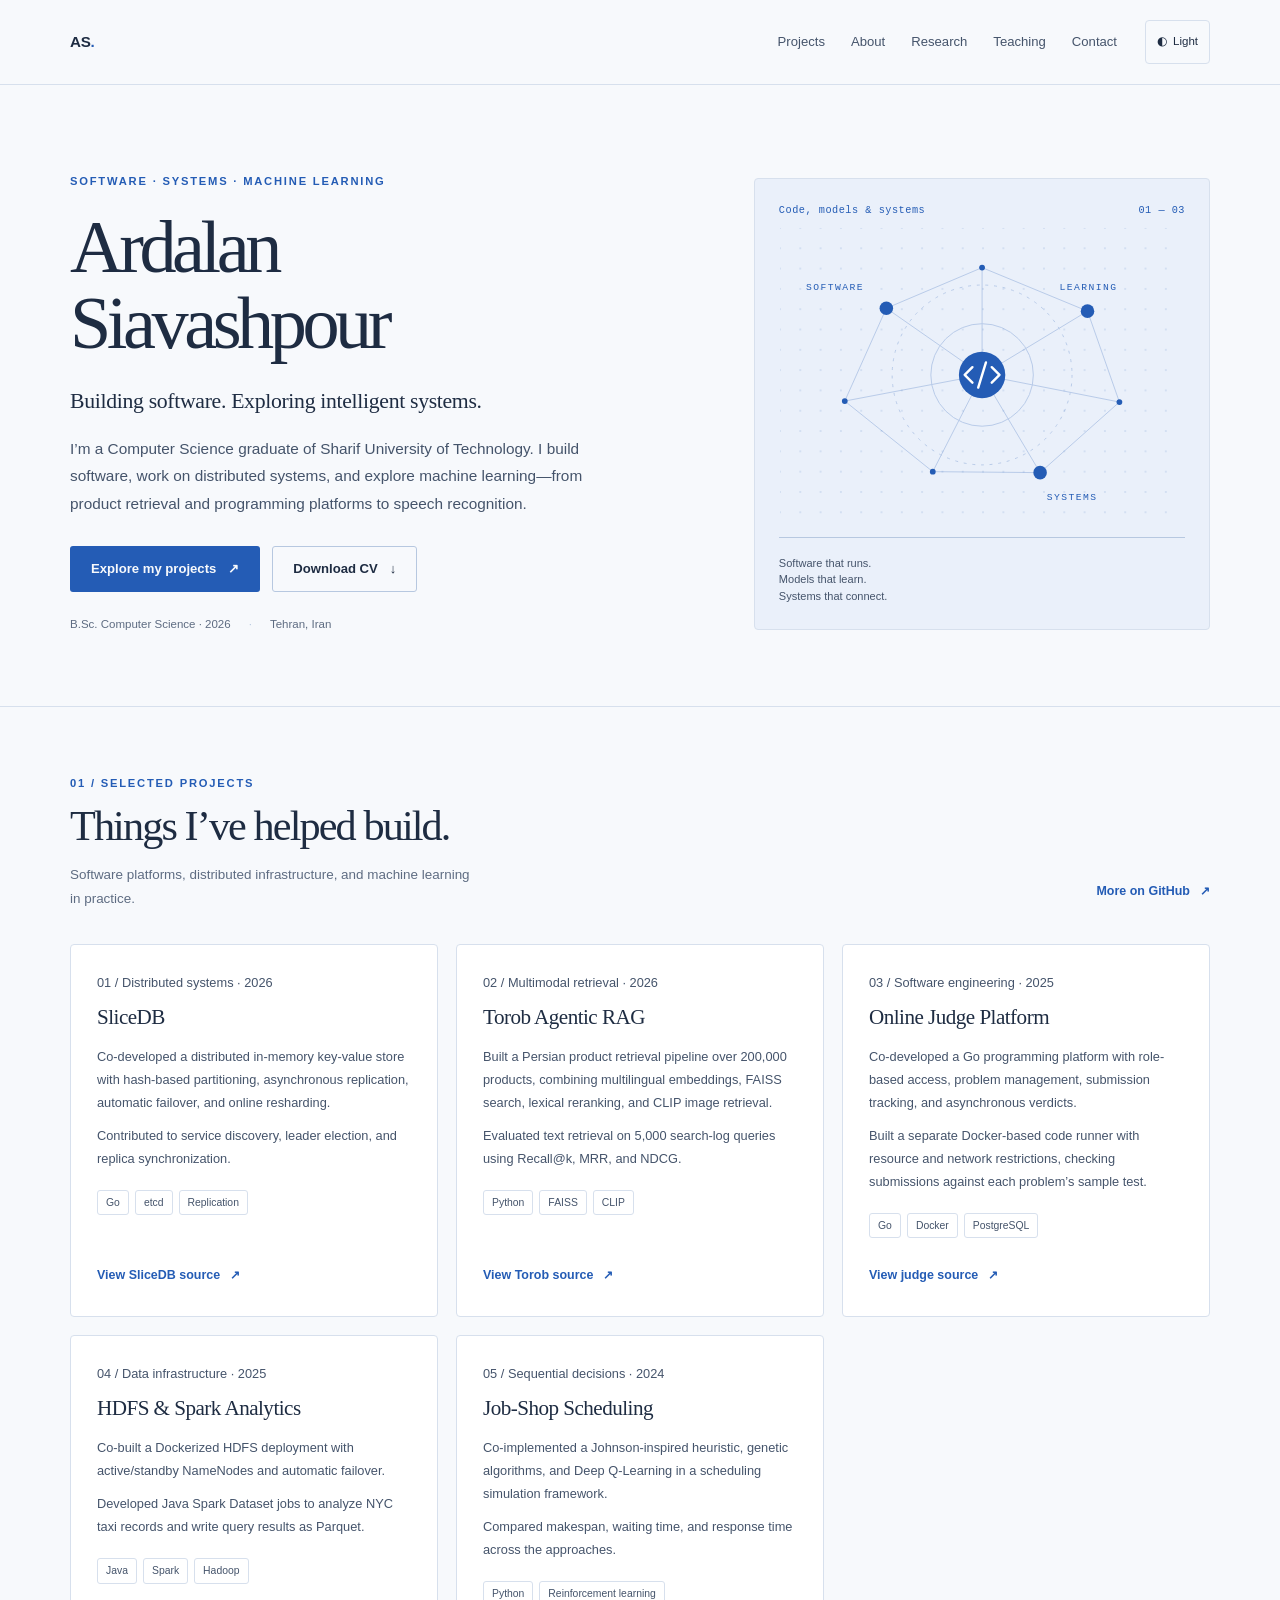
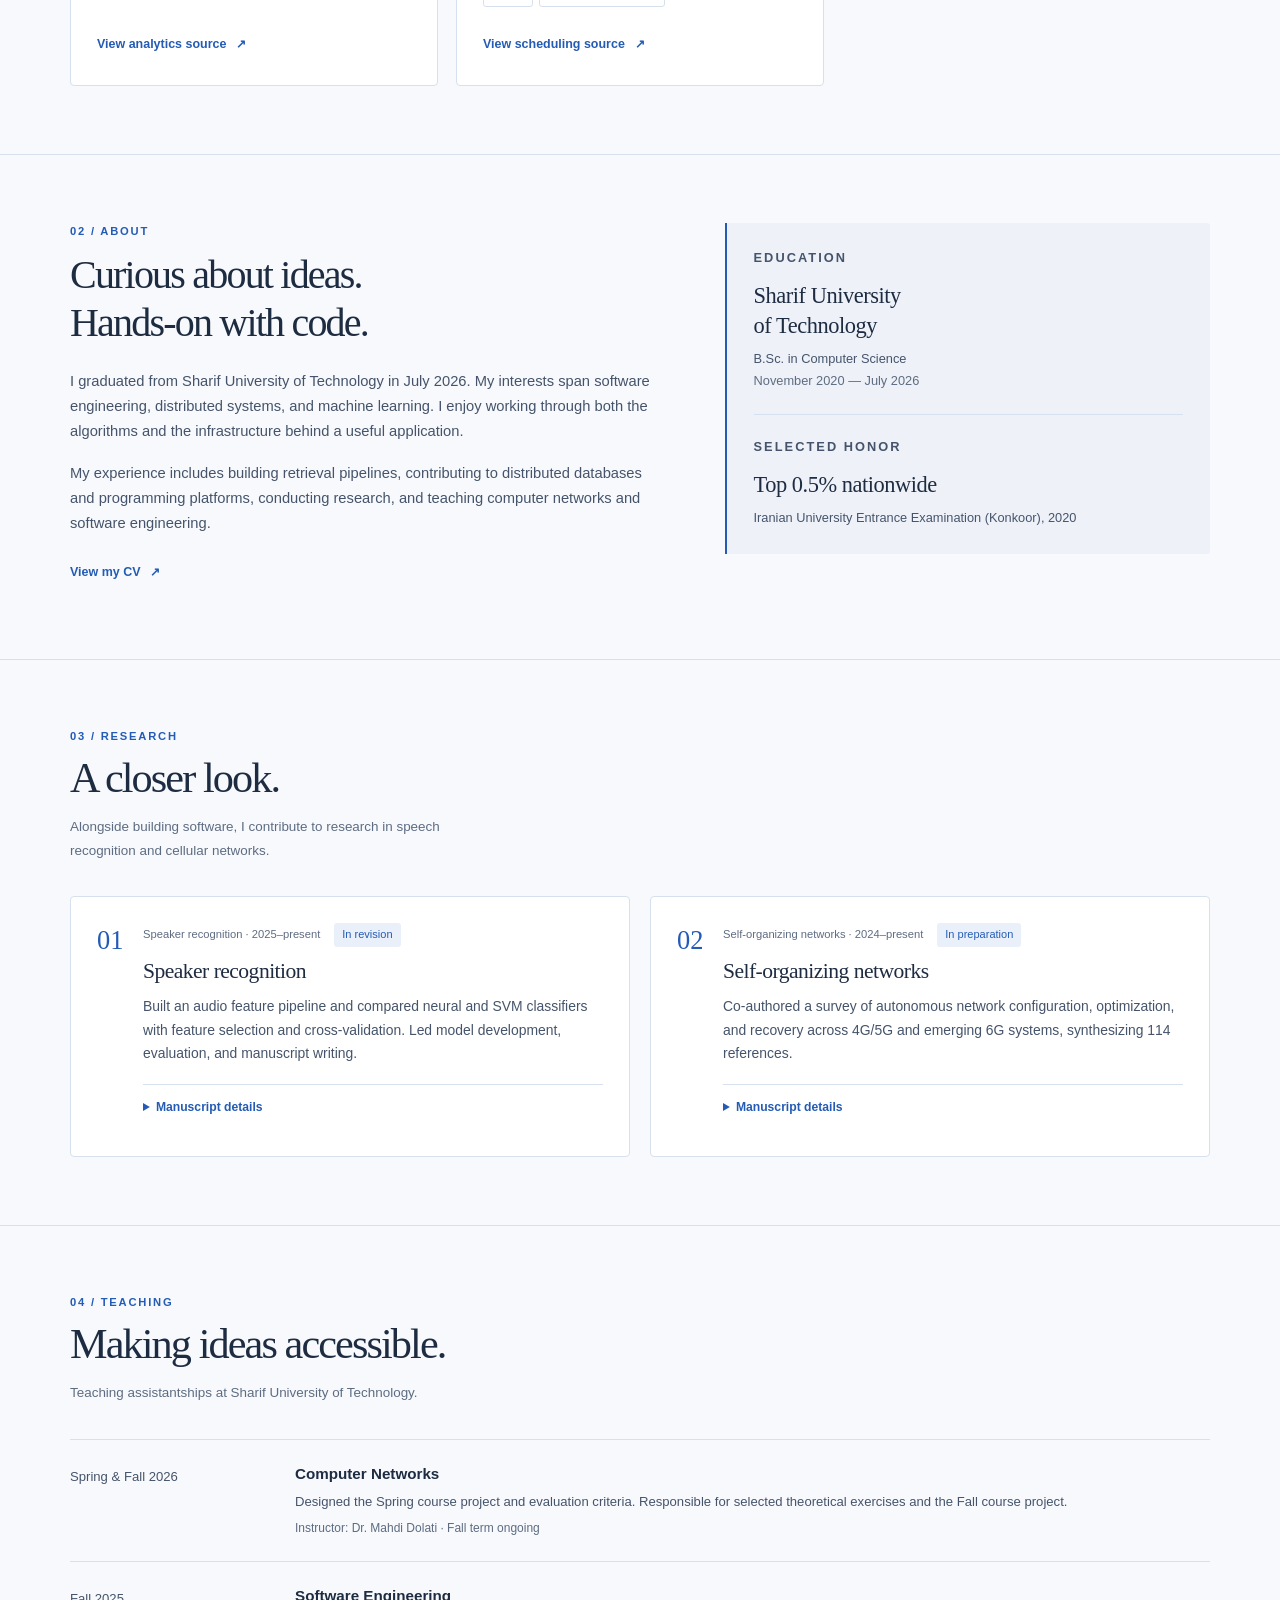
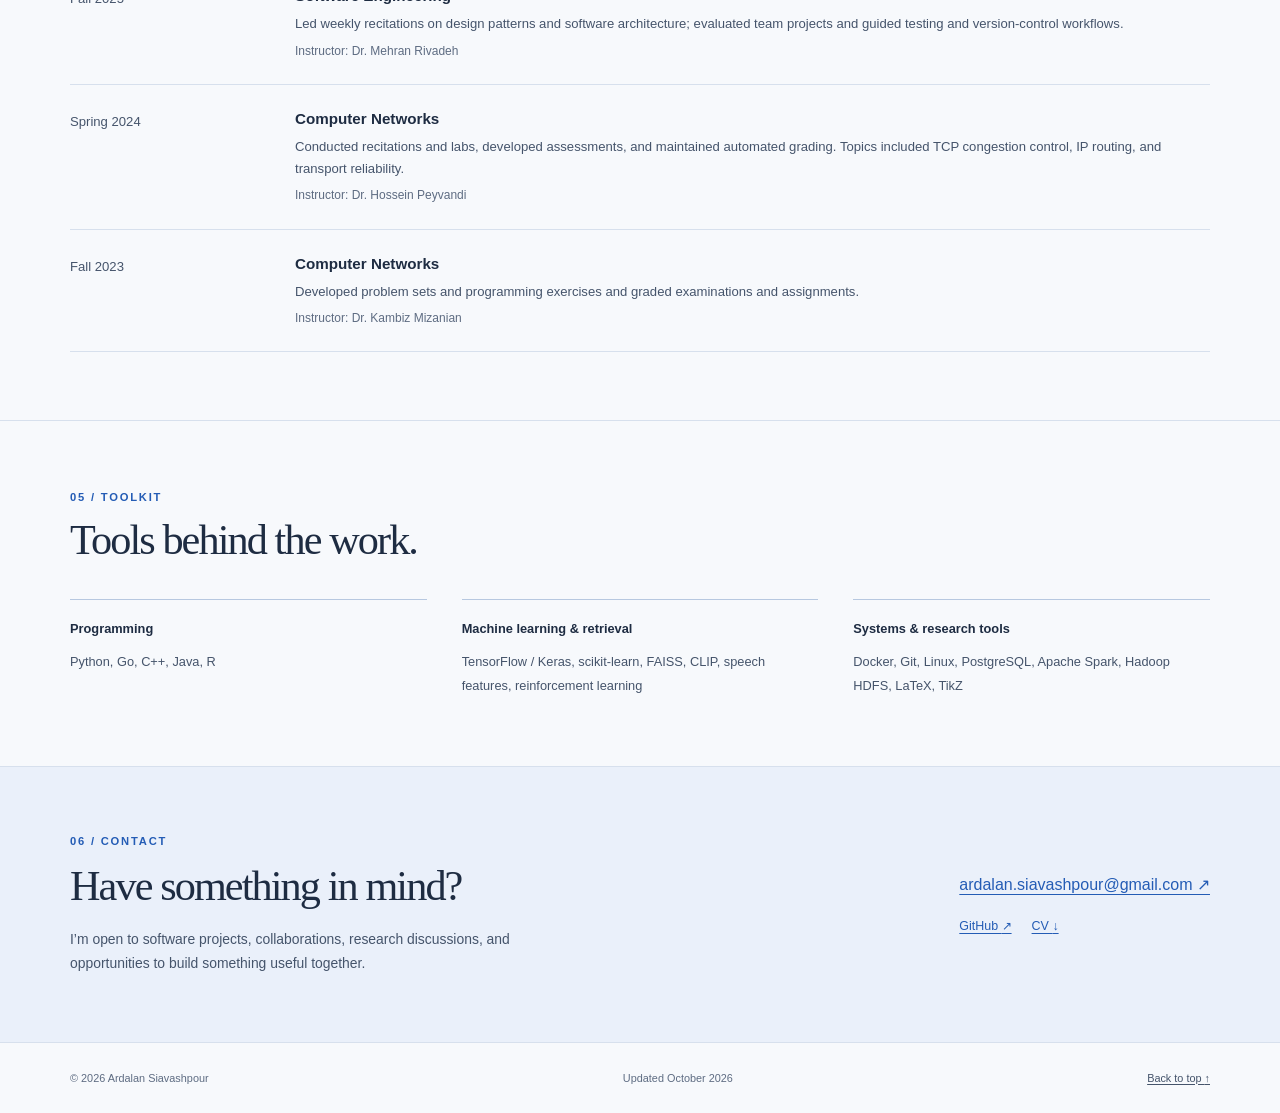
<file: index.html>
<!doctype html>
<html lang="en" data-theme="light">
<head>
  <meta charset="utf-8">
  <meta name="viewport" content="width=device-width, initial-scale=1">
  <meta name="color-scheme" content="light dark">
  <title>Ardalan Siavashpour | Software, Systems & Machine Learning</title>
  <meta name="description" content="Ardalan Siavashpour, Computer Science graduate of Sharif University of Technology. Projects in software engineering, distributed systems, and machine learning, alongside research and teaching.">
  <link rel="canonical" href="https://ardalan-siavashpour.github.io/">
  <meta property="og:type" content="website">
  <meta property="og:title" content="Ardalan Siavashpour | Software, Systems & Machine Learning">
  <meta property="og:description" content="Software projects, distributed systems, machine learning, research, and teaching. A portfolio of ideas put into practice.">
  <meta property="og:url" content="https://ardalan-siavashpour.github.io/">
  <meta property="og:image" content="https://ardalan-siavashpour.github.io/assets/social-card.png?v=20261011-blue">
  <meta property="og:image:width" content="1200">
  <meta property="og:image:height" content="630">
  <meta property="og:image:alt" content="Ardalan Siavashpour — software, systems, and machine learning">
  <meta name="twitter:card" content="summary_large_image">
  <meta name="theme-color" content="#f7f9fc">
  <link rel="icon" href="assets/favicon.svg?v=20261011-blue" type="image/svg+xml">
  <link rel="stylesheet" href="assets/styles.css?v=20261011-blue">
  <script src="assets/main.js" defer></script>
  <script type="application/ld+json">
  {"@context":"https://schema.org","@type":"Person","name":"Ardalan Siavashpour","url":"https://ardalan-siavashpour.github.io/","email":"mailto:ardalan.siavashpour@gmail.com","alumniOf":{"@type":"CollegeOrUniversity","name":"Sharif University of Technology"},"sameAs":["https://github.com/Ardalan-Sia"],"knowsAbout":["Software engineering","Distributed systems","Machine learning","Information retrieval","Computer networks"]}
  </script>
</head>
<body>
  <a class="skip-link" href="#main">Skip to content</a>
  <header class="site-header">
    <div class="container header-inner">
      <a class="wordmark" href="#home" aria-label="Ardalan Siavashpour, home">AS<span aria-hidden="true">.</span></a>
      <nav class="site-nav" id="primary-nav" aria-label="Main navigation">
        <a href="#projects">Projects</a>
        <a href="#about">About</a>
        <a href="#research">Research</a>
        <a href="#teaching">Teaching</a>
        <a href="#contact">Contact</a>
      </nav>
      <div class="header-actions">
        <button class="icon-button theme-toggle" id="theme-toggle" type="button" aria-label="Switch to dark theme" aria-pressed="false" hidden><span aria-hidden="true">◐</span> <span data-theme-label>Light</span></button>
        <button class="icon-button menu-toggle" id="menu-toggle" type="button" aria-controls="primary-nav" aria-expanded="false" hidden>Menu <span aria-hidden="true">☰</span></button>
      </div>
    </div>
  </header>
  <main id="main" tabindex="-1">
    <section class="hero" id="home" aria-labelledby="hero-title">
      <div class="container hero-grid">
        <div class="hero-copy">
          <p class="eyebrow">Software · Systems · Machine learning</p>
          <h1 class="hero-title" id="hero-title">Ardalan <span>Siavashpour</span></h1>
          <p class="hero-lead">Building software. Exploring intelligent systems.</p>
          <p class="hero-description">I’m a Computer Science graduate of Sharif University of Technology. I build software, work on distributed systems, and explore machine learning—from product retrieval and programming platforms to speech recognition.</p>
          <div class="hero-actions">
            <a class="button button-primary" href="#projects">Explore my projects <span aria-hidden="true">↗</span></a>
            <a class="button button-secondary" href="Ardalan-Siavashpour-cv.pdf" download>Download CV <span aria-hidden="true">↓</span><span class="sr-only"> (PDF)</span></a>
          </div>
          <div class="hero-meta"><span>B.Sc. Computer Science · 2026</span><span>Tehran, Iran</span></div>
        </div>
        <figure class="research-visual">
          <div class="visual-topline"><span>Code, models & systems</span><span aria-hidden="true">01 — 03</span></div>
          <svg viewBox="0 0 420 310" fill="none" aria-hidden="true" focusable="false">
            <defs><pattern id="dot-grid" width="21" height="21" patternUnits="userSpaceOnUse"><circle cx="1" cy="1" r="1" fill="currentColor" opacity=".16"/></pattern></defs>
            <rect x="1" y="1" width="418" height="308" fill="url(#dot-grid)"/>
            <g stroke="currentColor" opacity=".25"><circle cx="210" cy="153" r="93" stroke-dasharray="3 6"/><circle cx="210" cy="153" r="53"/><path d="M111 84 210 153 319 87M210 153 270 254M111 84 68 180 159 253 270 254 352 181 319 87 210 42 111 84M68 180 210 153 159 253M210 42 210 153 352 181"/></g>
            <g fill="currentColor"><circle cx="111" cy="84" r="7"/><circle cx="319" cy="87" r="7"/><circle cx="270" cy="254" r="7"/><circle cx="210" cy="42" r="3"/><circle cx="68" cy="180" r="3"/><circle cx="159" cy="253" r="3"/><circle cx="352" cy="181" r="3"/></g>
            <circle cx="210" cy="153" r="24" fill="currentColor"/><g stroke="var(--visual-ink, #fff)" stroke-width="2.5" stroke-linecap="round" stroke-linejoin="round"><path d="M200 145l-8 8 8 8m20-16 8 8-8 8m-6-21-8 26"/></g>
            <g fill="currentColor" font-family="ui-monospace, monospace" font-size="10" letter-spacing="1.5"><text x="28" y="65">SOFTWARE</text><text x="290" y="65">LEARNING</text><text x="277" y="282">SYSTEMS</text></g>
          </svg>
          <figcaption class="visual-caption">Software that runs.<br>Models that learn.<br>Systems that connect.</figcaption>
        </figure>
      </div>
    </section>

    <section class="section" id="projects" aria-labelledby="projects-title">
      <div class="container">
        <div class="section-heading"><div><p class="eyebrow">01 / Selected projects</p><h2 id="projects-title">Things I’ve helped build.</h2><p class="section-intro">Software platforms, distributed infrastructure, and machine learning in practice.</p></div><a class="text-link" href="https://github.com/Ardalan-Sia">More on GitHub <span aria-hidden="true">↗</span></a></div>
        <div class="project-grid">
          <article class="project-card"><p class="card-meta">01 / Distributed systems · 2026</p><h3>SliceDB</h3><p>Co-developed a distributed in-memory key-value store with hash-based partitioning, asynchronous replication, automatic failover, and online resharding.</p><p>Contributed to service discovery, leader election, and replica synchronization.</p><div class="tag-list"><span class="tag">Go</span><span class="tag">etcd</span><span class="tag">Replication</span></div><a class="text-link" href="https://github.com/sharif-go-lab/SliceDB">View SliceDB source <span aria-hidden="true">↗</span></a></article>
          <article class="project-card"><p class="card-meta">02 / Multimodal retrieval · 2026</p><h3>Torob Agentic RAG</h3><p>Built a Persian product retrieval pipeline over 200,000 products, combining multilingual embeddings, FAISS search, lexical reranking, and CLIP image retrieval.</p><p>Evaluated text retrieval on 5,000 search-log queries using Recall@k, MRR, and NDCG.</p><div class="tag-list"><span class="tag">Python</span><span class="tag">FAISS</span><span class="tag">CLIP</span></div><a class="text-link" href="https://github.com/Ardalan-Sia/torob-agentic-rag">View Torob source <span aria-hidden="true">↗</span></a></article>
          <article class="project-card"><p class="card-meta">03 / Software engineering · 2025</p><h3>Online Judge Platform</h3><p>Co-developed a Go programming platform with role-based access, problem management, submission tracking, and asynchronous verdicts.</p><p>Built a separate Docker-based code runner with resource and network restrictions, checking submissions against each problem’s sample test.</p><div class="tag-list"><span class="tag">Go</span><span class="tag">Docker</span><span class="tag">PostgreSQL</span></div><a class="text-link" href="https://github.com/sharif-go-lab/go-judge-platform">View judge source <span aria-hidden="true">↗</span></a></article>
          <article class="project-card"><p class="card-meta">04 / Data infrastructure · 2025</p><h3>HDFS & Spark Analytics</h3><p>Co-built a Dockerized HDFS deployment with active/standby NameNodes and automatic failover.</p><p>Developed Java Spark Dataset jobs to analyze NYC taxi records and write query results as Parquet.</p><div class="tag-list"><span class="tag">Java</span><span class="tag">Spark</span><span class="tag">Hadoop</span></div><a class="text-link" href="https://github.com/sharif-go-lab/nyc-taxi-hdfs-spark-ha">View analytics source <span aria-hidden="true">↗</span></a></article>
          <article class="project-card"><p class="card-meta">05 / Sequential decisions · 2024</p><h3>Job-Shop Scheduling</h3><p>Co-implemented a Johnson-inspired heuristic, genetic algorithms, and Deep Q-Learning in a scheduling simulation framework.</p><p>Compared makespan, waiting time, and response time across the approaches.</p><div class="tag-list"><span class="tag">Python</span><span class="tag">Reinforcement learning</span></div><a class="text-link" href="https://github.com/Ardalan-Sia/RealTime-Systems-Project">View scheduling source <span aria-hidden="true">↗</span></a></article>
        </div>
      </div>
    </section>

    <section class="section" id="about" aria-labelledby="about-title">
      <div class="container about-grid">
        <div class="about-copy"><p class="eyebrow">02 / About</p><h2 id="about-title">Curious about ideas.<br>Hands-on with code.</h2><p>I graduated from Sharif University of Technology in July 2026. My interests span software engineering, distributed systems, and machine learning. I enjoy working through both the algorithms and the infrastructure behind a useful application.</p><p>My experience includes building retrieval pipelines, contributing to distributed databases and programming platforms, conducting research, and teaching computer networks and software engineering.</p><a class="text-link" href="Ardalan-Siavashpour-cv.pdf">View my CV <span aria-hidden="true">↗</span><span class="sr-only"> (PDF)</span></a></div>
        <aside class="education-card" aria-label="Education and honors"><p class="eyebrow">Education</p><h3>Sharif University<br>of Technology</h3><p>B.Sc. in Computer Science<br><span class="muted">November 2020 — July 2026</span></p><hr><p class="eyebrow">Selected honor</p><h3>Top 0.5% nationwide</h3><p class="muted">Iranian University Entrance Examination (Konkoor), 2020</p></aside>
      </div>
    </section>

    <section class="section" id="research" aria-labelledby="research-title">
      <div class="container">
        <div class="section-heading"><div><p class="eyebrow">03 / Research</p><h2 id="research-title">A closer look.</h2><p class="section-intro">Alongside building software, I contribute to research in speech recognition and cellular networks.</p></div></div>
        <div class="research-list">
          <article class="research-card">
            <span class="research-index" aria-hidden="true">01</span>
            <div class="research-body">
              <div class="card-meta"><span>Speaker recognition · 2025–present</span><span class="status">In revision</span></div>
              <h3>Speaker recognition</h3>
              <p>Built an audio feature pipeline and compared neural and SVM classifiers with feature selection and cross-validation. Led model development, evaluation, and manuscript writing.</p>
              <details class="research-details"><summary>Manuscript details</summary><p>“Speaker recognition based on Mel-frequency cepstral coefficients using machine learning methods.”</p><p class="muted"><strong>A. Siavashpour</strong>, S. Rajabi, and M. Javadian. Being revised for a new submission.</p></details>
            </div>
          </article>
          <article class="research-card">
            <span class="research-index" aria-hidden="true">02</span>
            <div class="research-body">
              <div class="card-meta"><span>Self-organizing networks · 2024–present</span><span class="status">In preparation</span></div>
              <h3>Self-organizing networks</h3>
              <p>Co-authored a survey of autonomous network configuration, optimization, and recovery across 4G/5G and emerging 6G systems, synthesizing 114 references.</p>
              <details class="research-details"><summary>Manuscript details</summary><p>“A Comprehensive Survey of Self-Organizing Networks in Next-Generation Cellular Systems.”</p><p class="muted"><strong>A. Siavashpour</strong>, K. Siavashpour, M. Azadegan, B. Safaei, H. Peyvandi, and M. Imran. In preparation.</p></details>
            </div>
          </article>
        </div>
      </div>
    </section>

    <section class="section" id="teaching" aria-labelledby="teaching-title">
      <div class="container">
        <div class="section-heading"><div><p class="eyebrow">04 / Teaching</p><h2 id="teaching-title">Making ideas accessible.</h2><p class="section-intro">Teaching assistantships at Sharif University of Technology.</p></div></div>
        <div class="teaching-list">
          <article class="teaching-item"><p class="teaching-date">Spring & Fall 2026</p><div><h3>Computer Networks</h3><p>Designed the Spring course project and evaluation criteria. Responsible for selected theoretical exercises and the Fall course project.</p><p class="muted">Instructor: Dr. Mahdi Dolati · Fall term ongoing</p></div></article>
          <article class="teaching-item"><p class="teaching-date">Fall 2025</p><div><h3>Software Engineering</h3><p>Led weekly recitations on design patterns and software architecture; evaluated team projects and guided testing and version-control workflows.</p><p class="muted">Instructor: Dr. Mehran Rivadeh</p></div></article>
          <article class="teaching-item"><p class="teaching-date">Spring 2024</p><div><h3>Computer Networks</h3><p>Conducted recitations and labs, developed assessments, and maintained automated grading. Topics included TCP congestion control, IP routing, and transport reliability.</p><p class="muted">Instructor: Dr. Hossein Peyvandi</p></div></article>
          <article class="teaching-item"><p class="teaching-date">Fall 2023</p><div><h3>Computer Networks</h3><p>Developed problem sets and programming exercises and graded examinations and assignments.</p><p class="muted">Instructor: Dr. Kambiz Mizanian</p></div></article>
        </div>
      </div>
    </section>

    <section class="section" id="skills" aria-labelledby="skills-title"><div class="container"><div class="section-heading"><div><p class="eyebrow">05 / Toolkit</p><h2 id="skills-title">Tools behind the work.</h2></div></div><div class="skills-grid"><div class="skill-group"><h3>Programming</h3><p>Python, Go, C++, Java, R</p></div><div class="skill-group"><h3>Machine learning & retrieval</h3><p>TensorFlow / Keras, scikit-learn, FAISS, CLIP, speech features, reinforcement learning</p></div><div class="skill-group"><h3>Systems & research tools</h3><p>Docker, Git, Linux, PostgreSQL, Apache Spark, Hadoop HDFS, LaTeX, TikZ</p></div></div></div></section>

    <section class="contact-section" id="contact" aria-labelledby="contact-title"><div class="container contact-grid"><div><p class="eyebrow">06 / Contact</p><h2 id="contact-title">Have something in mind?</h2><p>I’m open to software projects, collaborations, research discussions, and opportunities to build something useful together.</p></div><div class="contact-actions"><a class="contact-email" href="mailto:ardalan.siavashpour@gmail.com">ardalan.siavashpour@gmail.com <span aria-hidden="true">↗</span></a><div class="inline-links"><a href="https://github.com/Ardalan-Sia">GitHub <span aria-hidden="true">↗</span></a><a href="Ardalan-Siavashpour-cv.pdf">CV <span class="sr-only">(PDF)</span><span aria-hidden="true">↓</span></a></div></div></div></section>
  </main>
  <footer class="site-footer"><div class="container footer-inner"><p>© 2026 Ardalan Siavashpour</p><p>Updated October 2026</p><a href="#home">Back to top <span aria-hidden="true">↑</span></a></div></footer>
</body>
</html>
</file>
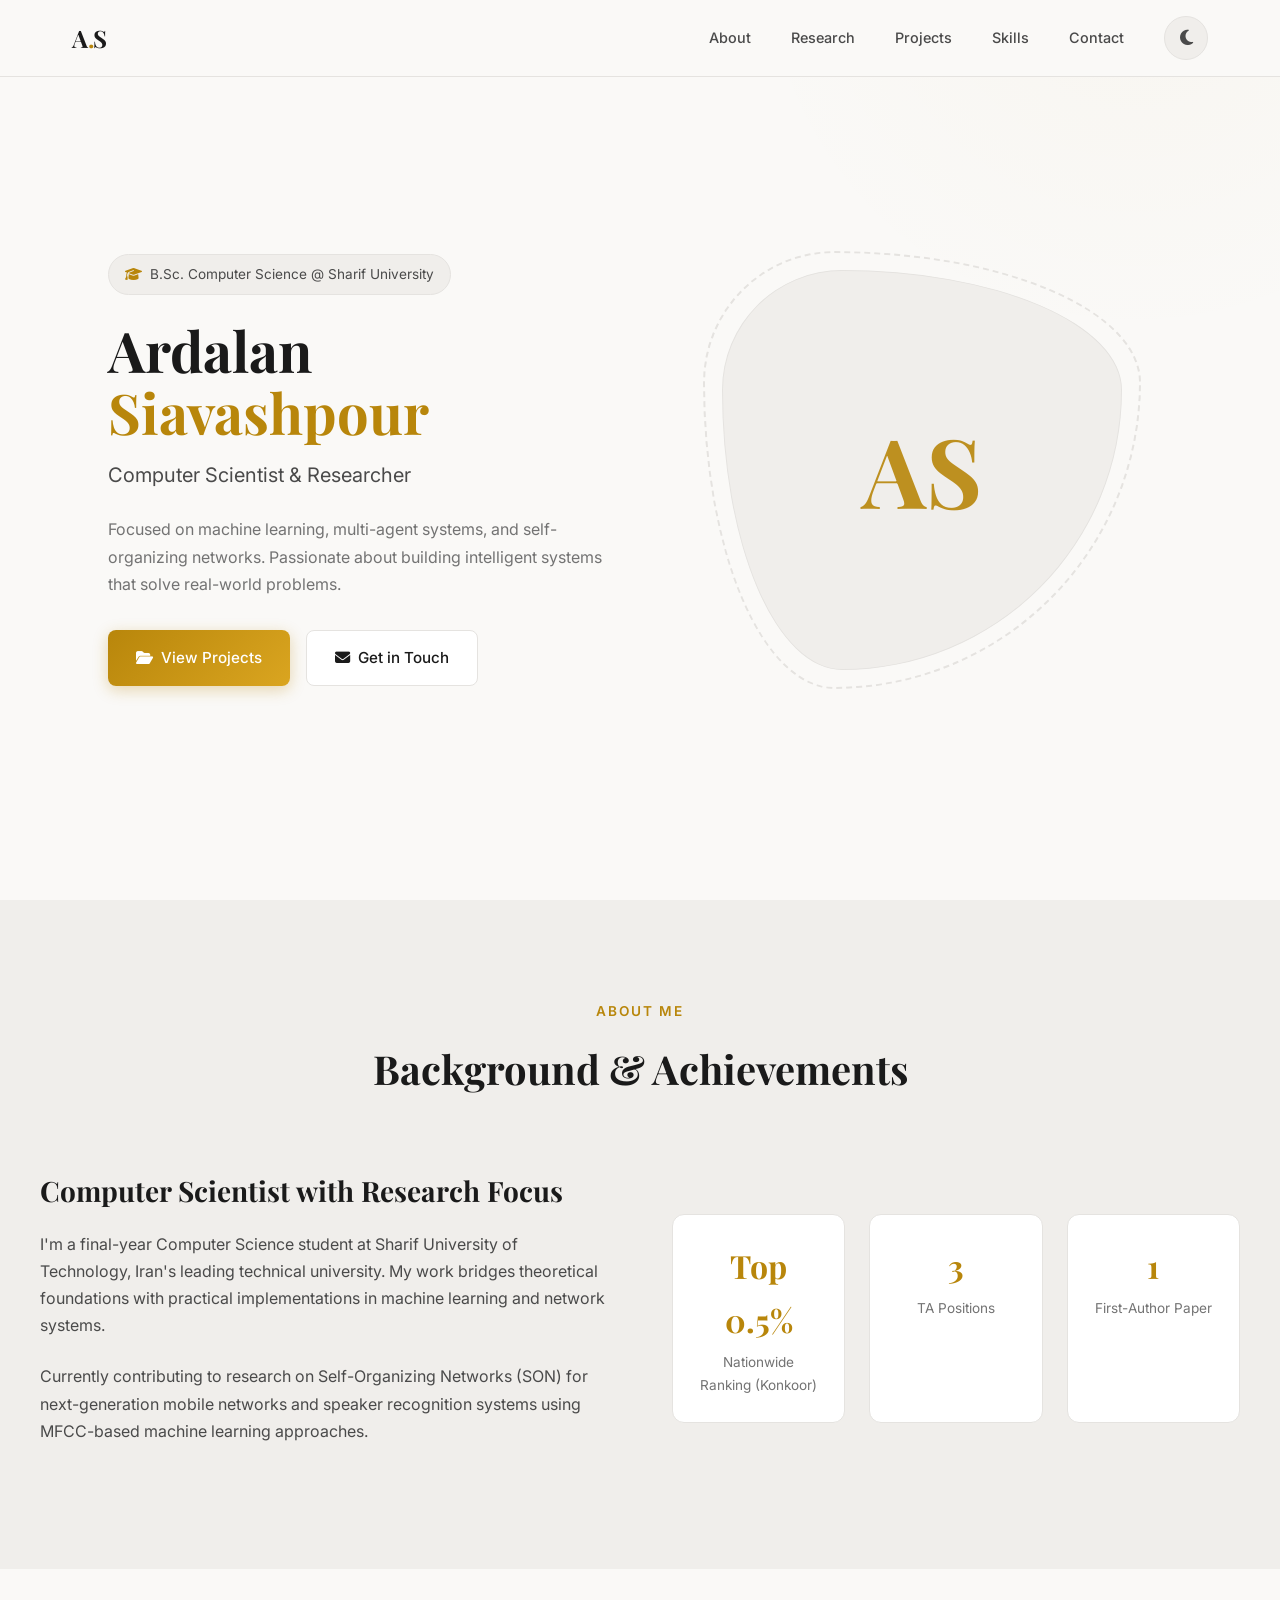
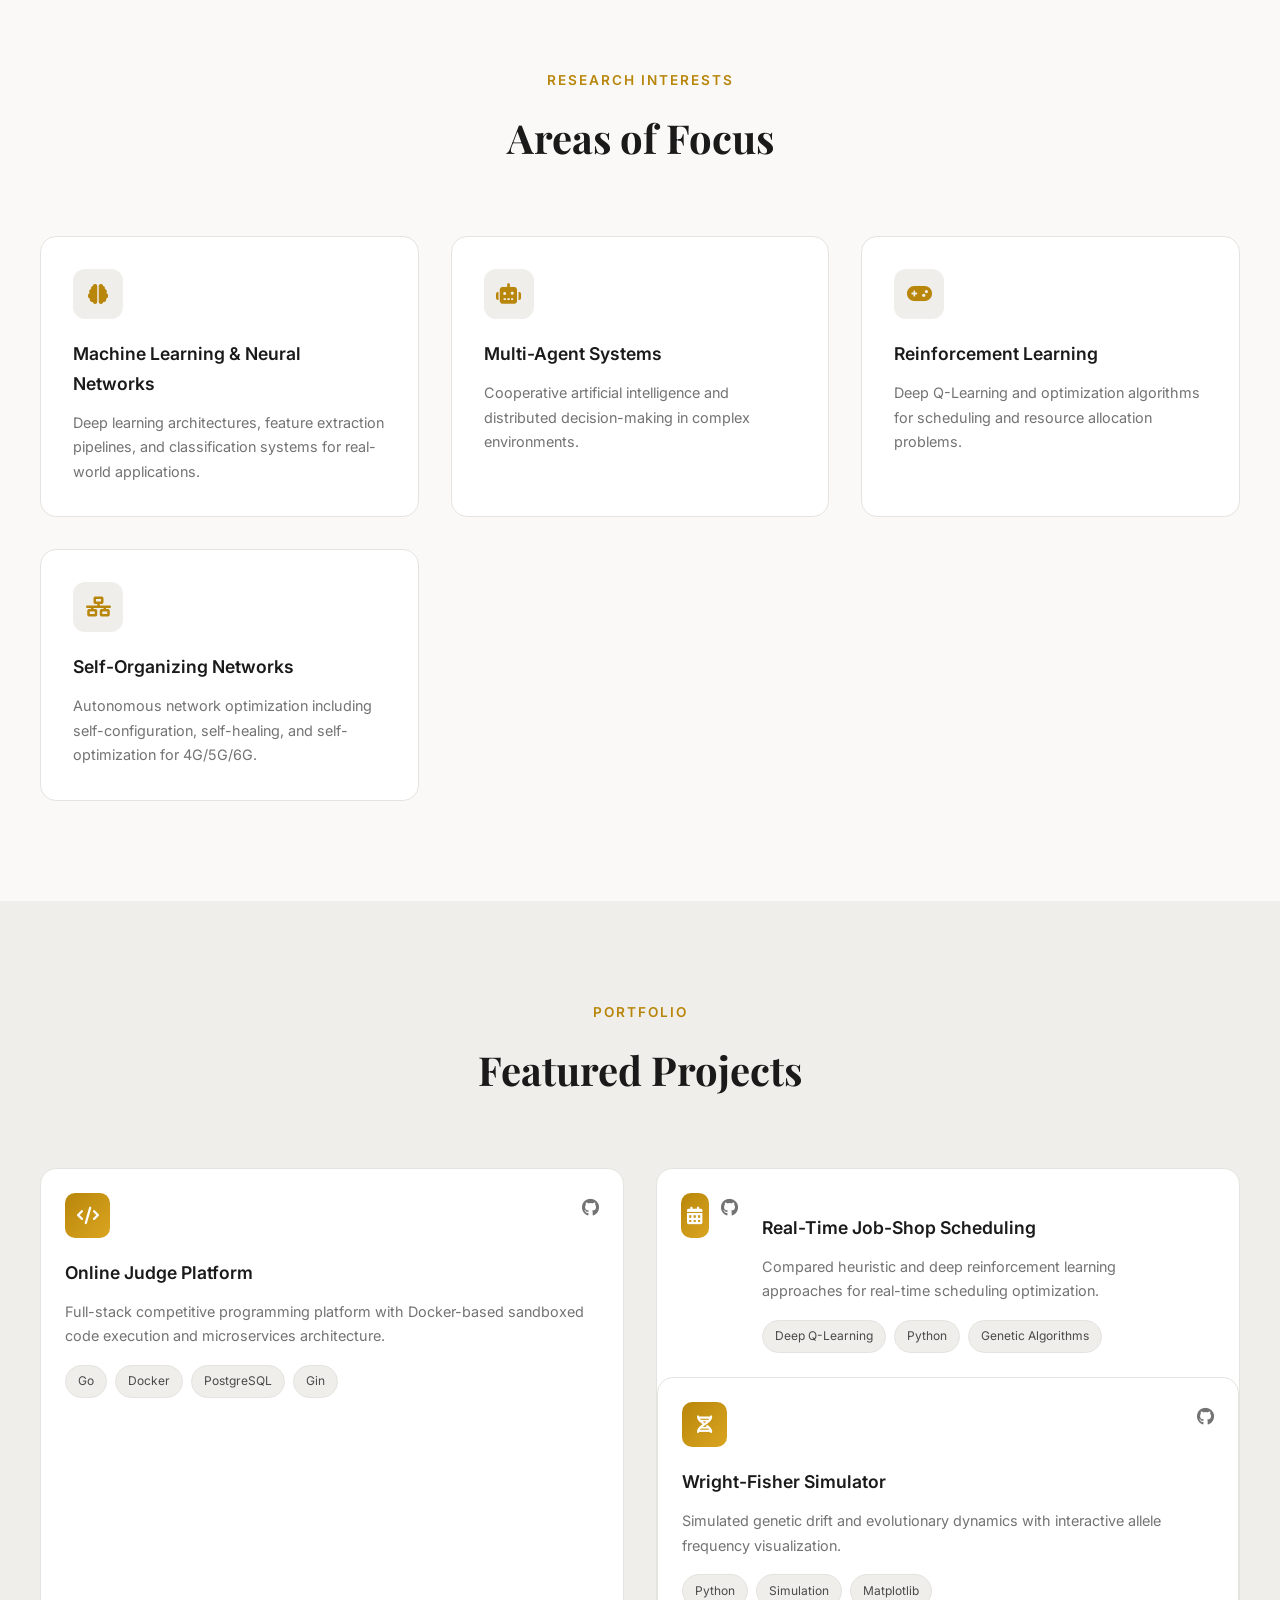
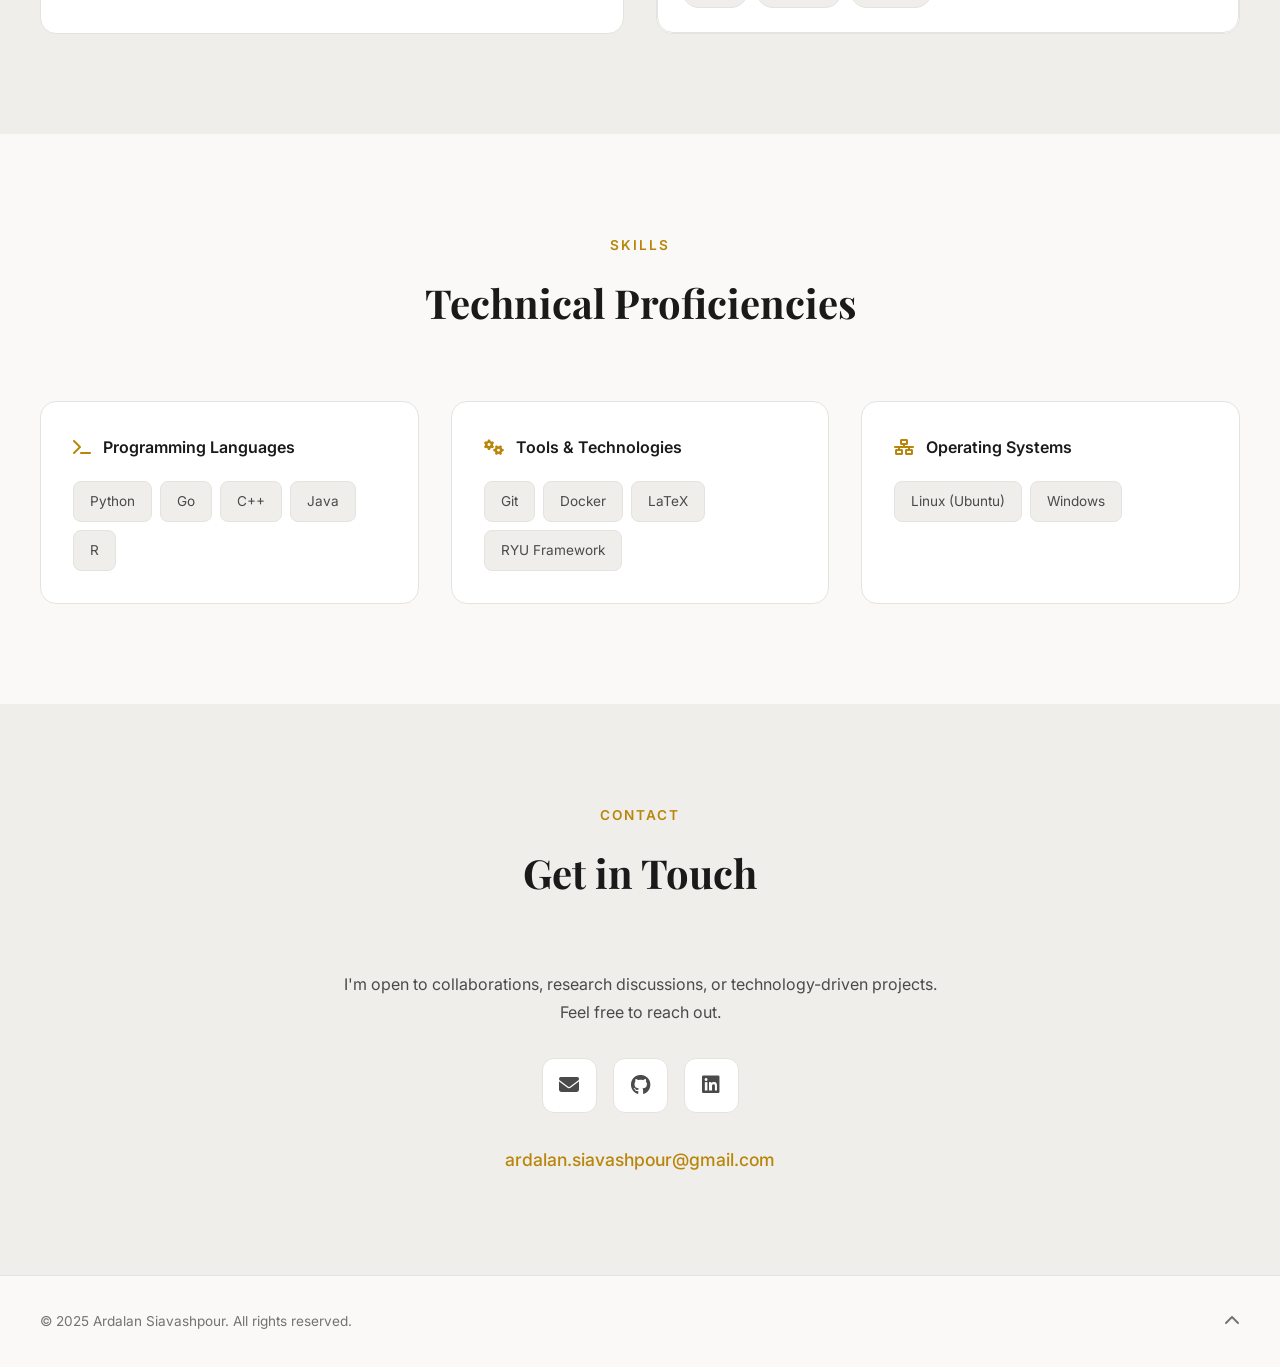
<file: portfolio/index.html>
<!DOCTYPE html>
<html lang="en" data-theme="light">
<head>
    <meta charset="UTF-8">
    <meta name="viewport" content="width=device-width, initial-scale=1.0">
    <title>Ardalan Siavashpour | Computer Scientist</title>
    <link rel="preconnect" href="https://fonts.googleapis.com">
    <link rel="preconnect" href="https://fonts.gstatic.com" crossorigin>
    <link href="https://fonts.googleapis.com/css2?family=Inter:wght@300;400;500;600;700&family=Playfair+Display:wght@600;700&display=swap" rel="stylesheet">
    <link rel="stylesheet" href="https://cdnjs.cloudflare.com/ajax/libs/font-awesome/6.4.0/css/all.min.css">
    <style>
        :root {
            /* Light Theme - Warm Professional */
            --bg-primary: #FAF9F7;
            --bg-secondary: #F0EEEB;
            --bg-card: #FFFFFF;
            --text-primary: #1A1A1A;
            --text-secondary: #4A4A4A;
            --text-muted: #737373;
            --accent-primary: #B8860B;
            --accent-secondary: #DAA520;
            --accent-hover: #996515;
            --border-color: #E5E3E0;
            --shadow-sm: 0 2px 8px rgba(26, 26, 26, 0.06);
            --shadow-md: 0 8px 30px rgba(26, 26, 26, 0.08);
            --shadow-lg: 0 20px 60px rgba(26, 26, 26, 0.1);
            --gradient-accent: linear-gradient(135deg, #B8860B 0%, #DAA520 100%);
            --transition: all 0.3s cubic-bezier(0.4, 0, 0.2, 1);
        }

        [data-theme="dark"] {
            --bg-primary: #0F0F0F;
            --bg-secondary: #1A1A1A;
            --bg-card: #242424;
            --text-primary: #F5F5F5;
            --text-secondary: #BDBDBD;
            --text-muted: #8A8A8A;
            --accent-primary: #DAA520;
            --accent-secondary: #F0C850;
            --accent-hover: #E6B830;
            --border-color: #333333;
            --shadow-sm: 0 2px 8px rgba(0, 0, 0, 0.3);
            --shadow-md: 0 8px 30px rgba(0, 0, 0, 0.4);
            --shadow-lg: 0 20px 60px rgba(0, 0, 0, 0.5);
        }

        * {
            margin: 0;
            padding: 0;
            box-sizing: border-box;
        }

        html {
            scroll-behavior: smooth;
        }

        body {
            font-family: 'Inter', -apple-system, BlinkMacSystemFont, sans-serif;
            background-color: var(--bg-primary);
            color: var(--text-primary);
            line-height: 1.7;
            transition: var(--transition);
        }

        /* Navigation */
        .navbar {
            position: fixed;
            top: 0;
            left: 0;
            right: 0;
            z-index: 1000;
            background: var(--bg-primary);
            backdrop-filter: blur(20px);
            border-bottom: 1px solid var(--border-color);
            transition: var(--transition);
        }

        .navbar.scrolled {
            background: var(--bg-secondary);
            box-shadow: var(--shadow-sm);
        }

        .nav-container {
            max-width: 1200px;
            margin: 0 auto;
            padding: 1rem 2rem;
            display: flex;
            justify-content: space-between;
            align-items: center;
        }

        .nav-logo {
            font-family: 'Playfair Display', serif;
            font-size: 1.5rem;
            font-weight: 700;
            color: var(--text-primary);
            text-decoration: none;
            letter-spacing: -0.5px;
        }

        .nav-logo span {
            color: var(--accent-primary);
        }

        .nav-links {
            display: flex;
            gap: 2.5rem;
            list-style: none;
            align-items: center;
        }

        .nav-links a {
            color: var(--text-secondary);
            text-decoration: none;
            font-size: 0.9rem;
            font-weight: 500;
            transition: var(--transition);
            position: relative;
        }

        .nav-links a::after {
            content: '';
            position: absolute;
            bottom: -4px;
            left: 0;
            width: 0;
            height: 2px;
            background: var(--accent-primary);
            transition: var(--transition);
        }

        .nav-links a:hover {
            color: var(--accent-primary);
        }

        .nav-links a:hover::after {
            width: 100%;
        }

        /* Theme Toggle */
        .theme-toggle {
            background: var(--bg-secondary);
            border: 1px solid var(--border-color);
            border-radius: 50px;
            padding: 0.5rem;
            cursor: pointer;
            display: flex;
            align-items: center;
            justify-content: center;
            width: 44px;
            height: 44px;
            transition: var(--transition);
        }

        .theme-toggle:hover {
            background: var(--accent-primary);
            border-color: var(--accent-primary);
        }

        .theme-toggle:hover i {
            color: #FFFFFF;
        }

        .theme-toggle i {
            font-size: 1.1rem;
            color: var(--text-secondary);
            transition: var(--transition);
        }

        /* Mobile Menu */
        .mobile-menu-btn {
            display: none;
            background: none;
            border: none;
            cursor: pointer;
            padding: 0.5rem;
        }

        .mobile-menu-btn span {
            display: block;
            width: 24px;
            height: 2px;
            background: var(--text-primary);
            margin: 6px 0;
            transition: var(--transition);
        }

        /* Hero Section */
        .hero {
            min-height: 100vh;
            display: flex;
            align-items: center;
            padding: 120px 2rem 80px;
            background: var(--bg-primary);
            position: relative;
            overflow: hidden;
        }

        .hero::before {
            content: '';
            position: absolute;
            top: -50%;
            right: -20%;
            width: 800px;
            height: 800px;
            background: radial-gradient(circle, var(--accent-primary) 0%, transparent 70%);
            opacity: 0.03;
            pointer-events: none;
        }

        .hero-container {
            max-width: 1200px;
            margin: 0 auto;
            display: grid;
            grid-template-columns: 1fr 1fr;
            gap: 4rem;
            align-items: center;
        }

        .hero-content {
            z-index: 1;
        }

        .hero-badge {
            display: inline-flex;
            align-items: center;
            gap: 0.5rem;
            background: var(--bg-secondary);
            padding: 0.5rem 1rem;
            border-radius: 50px;
            font-size: 0.85rem;
            color: var(--text-secondary);
            margin-bottom: 1.5rem;
            border: 1px solid var(--border-color);
        }

        .hero-badge i {
            color: var(--accent-primary);
        }

        .hero-title {
            font-family: 'Playfair Display', serif;
            font-size: 3.5rem;
            font-weight: 700;
            line-height: 1.1;
            margin-bottom: 1rem;
            color: var(--text-primary);
        }

        .hero-title span {
            color: var(--accent-primary);
        }

        .hero-subtitle {
            font-size: 1.25rem;
            color: var(--text-secondary);
            margin-bottom: 1.5rem;
            font-weight: 400;
        }

        .hero-description {
            color: var(--text-muted);
            margin-bottom: 2rem;
            max-width: 500px;
        }

        .hero-cta {
            display: flex;
            gap: 1rem;
            flex-wrap: wrap;
        }

        .btn {
            display: inline-flex;
            align-items: center;
            gap: 0.5rem;
            padding: 0.875rem 1.75rem;
            border-radius: 8px;
            font-size: 0.95rem;
            font-weight: 500;
            text-decoration: none;
            transition: var(--transition);
            cursor: pointer;
            border: none;
        }

        .btn-primary {
            background: var(--gradient-accent);
            color: #FFFFFF;
            box-shadow: 0 4px 15px rgba(184, 134, 11, 0.3);
        }

        .btn-primary:hover {
            transform: translateY(-2px);
            box-shadow: 0 8px 25px rgba(184, 134, 11, 0.4);
        }

        .btn-secondary {
            background: var(--bg-card);
            color: var(--text-primary);
            border: 1px solid var(--border-color);
        }

        .btn-secondary:hover {
            border-color: var(--accent-primary);
            color: var(--accent-primary);
        }

        .hero-image {
            display: flex;
            justify-content: center;
            align-items: center;
        }

        .hero-visual {
            width: 400px;
            height: 400px;
            background: var(--bg-secondary);
            border-radius: 30% 70% 70% 30% / 30% 30% 70% 70%;
            display: flex;
            align-items: center;
            justify-content: center;
            position: relative;
            border: 1px solid var(--border-color);
        }

        .hero-visual::before {
            content: '';
            position: absolute;
            inset: -20px;
            border: 2px dashed var(--border-color);
            border-radius: 30% 70% 70% 30% / 30% 30% 70% 70%;
            animation: rotate 30s linear infinite;
        }

        @keyframes rotate {
            from { transform: rotate(0deg); }
            to { transform: rotate(360deg); }
        }

        .hero-initials {
            font-family: 'Playfair Display', serif;
            font-size: 6rem;
            font-weight: 700;
            color: var(--accent-primary);
            opacity: 0.9;
        }

        /* Section Styles */
        section {
            padding: 100px 2rem;
        }

        .section-container {
            max-width: 1200px;
            margin: 0 auto;
        }

        .section-header {
            text-align: center;
            margin-bottom: 4rem;
        }

        .section-label {
            font-size: 0.85rem;
            font-weight: 600;
            color: var(--accent-primary);
            text-transform: uppercase;
            letter-spacing: 2px;
            margin-bottom: 0.75rem;
        }

        .section-title {
            font-family: 'Playfair Display', serif;
            font-size: 2.5rem;
            font-weight: 700;
            color: var(--text-primary);
        }

        /* About Section */
        .about {
            background: var(--bg-secondary);
        }

        .about-grid {
            display: grid;
            grid-template-columns: 1fr 1fr;
            gap: 4rem;
            align-items: center;
        }

        .about-content h3 {
            font-family: 'Playfair Display', serif;
            font-size: 1.75rem;
            margin-bottom: 1rem;
            color: var(--text-primary);
        }

        .about-content p {
            color: var(--text-secondary);
            margin-bottom: 1.5rem;
        }

        .about-stats {
            display: grid;
            grid-template-columns: repeat(3, 1fr);
            gap: 1.5rem;
        }

        .stat-item {
            text-align: center;
            padding: 1.5rem;
            background: var(--bg-card);
            border-radius: 12px;
            border: 1px solid var(--border-color);
        }

        .stat-number {
            font-family: 'Playfair Display', serif;
            font-size: 2rem;
            font-weight: 700;
            color: var(--accent-primary);
        }

        .stat-label {
            font-size: 0.85rem;
            color: var(--text-muted);
            margin-top: 0.25rem;
        }

        /* Research Section */
        .research {
            background: var(--bg-primary);
        }

        .research-cards {
            display: grid;
            grid-template-columns: repeat(auto-fit, minmax(350px, 1fr));
            gap: 2rem;
        }

        .research-card {
            background: var(--bg-card);
            border-radius: 16px;
            padding: 2rem;
            border: 1px solid var(--border-color);
            transition: var(--transition);
        }

        .research-card:hover {
            transform: translateY(-5px);
            box-shadow: var(--shadow-md);
            border-color: var(--accent-primary);
        }

        .research-icon {
            width: 50px;
            height: 50px;
            background: var(--bg-secondary);
            border-radius: 12px;
            display: flex;
            align-items: center;
            justify-content: center;
            margin-bottom: 1.25rem;
        }

        .research-icon i {
            font-size: 1.25rem;
            color: var(--accent-primary);
        }

        .research-card h3 {
            font-size: 1.1rem;
            font-weight: 600;
            margin-bottom: 0.75rem;
            color: var(--text-primary);
        }

        .research-card p {
            font-size: 0.9rem;
            color: var(--text-muted);
        }

        /* Projects Section */
        .projects {
            background: var(--bg-secondary);
        }

        .projects-grid {
            display: grid;
            grid-template-columns: repeat(auto-fit, minmax(350px, 1fr));
            gap: 2rem;
        }

        .project-card {
            background: var(--bg-card);
            border-radius: 16px;
            overflow: hidden;
            border: 1px solid var(--border-color);
            transition: var(--transition);
        }

        .project-card:hover {
            transform: translateY(-5px);
            box-shadow: var(--shadow-md);
        }

        .project-header {
            padding: 1.5rem 1.5rem 0;
            display: flex;
            justify-content: space-between;
            align-items: flex-start;
        }

        .project-icon {
            width: 45px;
            height: 45px;
            background: var(--gradient-accent);
            border-radius: 10px;
            display: flex;
            align-items: center;
            justify-content: center;
        }

        .project-icon i {
            font-size: 1.1rem;
            color: #FFFFFF;
        }

        .project-links a {
            color: var(--text-muted);
            font-size: 1.1rem;
            margin-left: 0.75rem;
            transition: var(--transition);
        }

        .project-links a:hover {
            color: var(--accent-primary);
        }

        .project-body {
            padding: 1.25rem 1.5rem 1.5rem;
        }

        .project-body h3 {
            font-size: 1.1rem;
            font-weight: 600;
            margin-bottom: 0.75rem;
            color: var(--text-primary);
        }

        .project-body p {
            font-size: 0.9rem;
            color: var(--text-muted);
            margin-bottom: 1rem;
        }

        .project-tags {
            display: flex;
            flex-wrap: wrap;
            gap: 0.5rem;
        }

        .tag {
            font-size: 0.75rem;
            padding: 0.35rem 0.75rem;
            background: var(--bg-secondary);
            color: var(--text-secondary);
            border-radius: 50px;
            border: 1px solid var(--border-color);
        }

        /* Skills Section */
        .skills {
            background: var(--bg-primary);
        }

        .skills-grid {
            display: grid;
            grid-template-columns: repeat(auto-fit, minmax(280px, 1fr));
            gap: 2rem;
        }

        .skill-category {
            background: var(--bg-card);
            border-radius: 16px;
            padding: 2rem;
            border: 1px solid var(--border-color);
        }

        .skill-category h3 {
            font-size: 1rem;
            font-weight: 600;
            margin-bottom: 1.25rem;
            color: var(--text-primary);
            display: flex;
            align-items: center;
            gap: 0.75rem;
        }

        .skill-category h3 i {
            color: var(--accent-primary);
        }

        .skill-items {
            display: flex;
            flex-wrap: wrap;
            gap: 0.5rem;
        }

        .skill-item {
            font-size: 0.85rem;
            padding: 0.5rem 1rem;
            background: var(--bg-secondary);
            color: var(--text-secondary);
            border-radius: 8px;
            border: 1px solid var(--border-color);
            transition: var(--transition);
        }

        .skill-item:hover {
            border-color: var(--accent-primary);
            color: var(--accent-primary);
        }

        /* Contact Section */
        .contact {
            background: var(--bg-secondary);
        }

        .contact-content {
            max-width: 600px;
            margin: 0 auto;
            text-align: center;
        }

        .contact-content p {
            color: var(--text-secondary);
            margin-bottom: 2rem;
        }

        .contact-links {
            display: flex;
            justify-content: center;
            gap: 1rem;
            margin-bottom: 2rem;
        }

        .contact-link {
            width: 55px;
            height: 55px;
            border-radius: 12px;
            background: var(--bg-card);
            border: 1px solid var(--border-color);
            display: flex;
            align-items: center;
            justify-content: center;
            color: var(--text-secondary);
            font-size: 1.25rem;
            transition: var(--transition);
            text-decoration: none;
        }

        .contact-link:hover {
            background: var(--accent-primary);
            border-color: var(--accent-primary);
            color: #FFFFFF;
            transform: translateY(-3px);
        }

        .contact-email {
            font-size: 1.1rem;
            color: var(--accent-primary);
            text-decoration: none;
            font-weight: 500;
        }

        .contact-email:hover {
            text-decoration: underline;
        }

        /* Footer */
        .footer {
            background: var(--bg-primary);
            padding: 2rem;
            border-top: 1px solid var(--border-color);
        }

        .footer-content {
            max-width: 1200px;
            margin: 0 auto;
            display: flex;
            justify-content: space-between;
            align-items: center;
        }

        .footer-text {
            font-size: 0.85rem;
            color: var(--text-muted);
        }

        .footer-links {
            display: flex;
            gap: 1.5rem;
        }

        .footer-links a {
            color: var(--text-muted);
            font-size: 1rem;
            transition: var(--transition);
        }

        .footer-links a:hover {
            color: var(--accent-primary);
        }

        /* Responsive Design */
        @media (max-width: 992px) {
            .hero-container {
                grid-template-columns: 1fr;
                text-align: center;
            }

            .hero-content {
                order: 2;
            }

            .hero-image {
                order: 1;
            }

            .hero-description {
                margin-left: auto;
                margin-right: auto;
            }

            .hero-cta {
                justify-content: center;
            }

            .hero-visual {
                width: 280px;
                height: 280px;
            }

            .hero-initials {
                font-size: 4rem;
            }

            .about-grid {
                grid-template-columns: 1fr;
            }
        }

        @media (max-width: 768px) {
            .nav-links {
                display: none;
            }

            .mobile-menu-btn {
                display: block;
            }

            .hero-title {
                font-size: 2.5rem;
            }

            .section-title {
                font-size: 2rem;
            }

            .about-stats {
                grid-template-columns: 1fr;
            }

            .footer-content {
                flex-direction: column;
                gap: 1rem;
                text-align: center;
            }
        }

        /* Animations */
        @keyframes fadeInUp {
            from {
                opacity: 0;
                transform: translateY(30px);
            }
            to {
                opacity: 1;
                transform: translateY(0);
            }
        }

        .animate-on-scroll {
            opacity: 0;
            animation: fadeInUp 0.6s ease forwards;
        }

        .delay-1 { animation-delay: 0.1s; }
        .delay-2 { animation-delay: 0.2s; }
        .delay-3 { animation-delay: 0.3s; }
        .delay-4 { animation-delay: 0.4s; }
    </style>
</head>
<body>
    <!-- Navigation -->
    <nav class="navbar" id="navbar">
        <div class="nav-container">
            <a href="#" class="nav-logo">A<span>.</span>S</a>
            <ul class="nav-links">
                <li><a href="#about">About</a></li>
                <li><a href="#research">Research</a></li>
                <li><a href="#projects">Projects</a></li>
                <li><a href="#skills">Skills</a></li>
                <li><a href="#contact">Contact</a></li>
                <li>
                    <button class="theme-toggle" id="themeToggle" aria-label="Toggle theme">
                        <i class="fas fa-moon"></i>
                    </button>
                </li>
            </ul>
            <button class="mobile-menu-btn" id="mobileMenuBtn">
                <span></span>
                <span></span>
                <span></span>
            </button>
        </div>
    </nav>

    <!-- Hero Section -->
    <section class="hero" id="home">
        <div class="hero-container">
            <div class="hero-content">
                <div class="hero-badge">
                    <i class="fas fa-graduation-cap"></i>
                    <span>B.Sc. Computer Science @ Sharif University</span>
                </div>
                <h1 class="hero-title">Ardalan<br><span>Siavashpour</span></h1>
                <p class="hero-subtitle">Computer Scientist & Researcher</p>
                <p class="hero-description">
                    Focused on machine learning, multi-agent systems, and self-organizing networks. 
                    Passionate about building intelligent systems that solve real-world problems.
                </p>
                <div class="hero-cta">
                    <a href="#projects" class="btn btn-primary">
                        <i class="fas fa-folder-open"></i>
                        View Projects
                    </a>
                    <a href="#contact" class="btn btn-secondary">
                        <i class="fas fa-envelope"></i>
                        Get in Touch
                    </a>
                </div>
            </div>
            <div class="hero-image">
                <div class="hero-visual">
                    <span class="hero-initials">AS</span>
                </div>
            </div>
        </div>
    </section>

    <!-- About Section -->
    <section class="about" id="about">
        <div class="section-container">
            <div class="section-header">
                <p class="section-label">About Me</p>
                <h2 class="section-title">Background & Achievements</h2>
            </div>
            <div class="about-grid">
                <div class="about-content">
                    <h3>Computer Scientist with Research Focus</h3>
                    <p>
                        I'm a final-year Computer Science student at Sharif University of Technology, 
                        Iran's leading technical university. My work bridges theoretical foundations 
                        with practical implementations in machine learning and network systems.
                    </p>
                    <p>
                        Currently contributing to research on Self-Organizing Networks (SON) for 
                        next-generation mobile networks and speaker recognition systems using 
                        MFCC-based machine learning approaches.
                    </p>
                </div>
                <div class="about-stats">
                    <div class="stat-item">
                        <div class="stat-number">Top 0.5%</div>
                        <div class="stat-label">Nationwide Ranking (Konkoor)</div>
                    </div>
                    <div class="stat-item">
                        <div class="stat-number">3</div>
                        <div class="stat-label">TA Positions</div>
                    </div>
                    <div class="stat-item">
                        <div class="stat-number">1</div>
                        <div class="stat-label">First-Author Paper</div>
                    </div>
                </div>
            </div>
        </div>
    </section>

    <!-- Research Section -->
    <section class="research" id="research">
        <div class="section-container">
            <div class="section-header">
                <p class="section-label">Research Interests</p>
                <h2 class="section-title">Areas of Focus</h2>
            </div>
            <div class="research-cards">
                <div class="research-card">
                    <div class="research-icon">
                        <i class="fas fa-brain"></i>
                    </div>
                    <h3>Machine Learning & Neural Networks</h3>
                    <p>Deep learning architectures, feature extraction pipelines, and classification systems for real-world applications.</p>
                </div>
                <div class="research-card">
                    <div class="research-icon">
                        <i class="fas fa-robot"></i>
                    </div>
                    <h3>Multi-Agent Systems</h3>
                    <p>Cooperative artificial intelligence and distributed decision-making in complex environments.</p>
                </div>
                <div class="research-card">
                    <div class="research-icon">
                        <i class="fas fa-gamepad"></i>
                    </div>
                    <h3>Reinforcement Learning</h3>
                    <p>Deep Q-Learning and optimization algorithms for scheduling and resource allocation problems.</p>
                </div>
                <div class="research-card">
                    <div class="research-icon">
                        <i class="fas fa-network-wired"></i>
                    </div>
                    <h3>Self-Organizing Networks</h3>
                    <p>Autonomous network optimization including self-configuration, self-healing, and self-optimization for 4G/5G/6G.</p>
                </div>
            </div>
        </div>
    </section>

    <!-- Projects Section -->
    <section class="projects" id="projects">
        <div class="section-container">
            <div class="section-header">
                <p class="section-label">Portfolio</p>
                <h2 class="section-title">Featured Projects</h2>
            </div>
            <div class="projects-grid">
                <div class="project-card">
                    <div class="project-header">
                        <div class="project-icon">
                            <i class="fas fa-code"></i>
                        </div>
                        <div class="project-links">
                            <a href="#" target="_blank" aria-label="GitHub"><i class="fab fa-github"></i></a>
                        </div>
                    </div>
                    <div class="project-body">
                        <h3>Online Judge Platform</h3>
                        <p>Full-stack competitive programming platform with Docker-based sandboxed code execution and microservices architecture.</p>
                        <div class="project-tags">
                            <span class="tag">Go</span>
                            <span class="tag">Docker</span>
                            <span class="tag">PostgreSQL</span>
                            <span class="tag">Gin</span>
                        </div>
                    </div>
                </div>
                <div class="project-card">
                    <div class="project-header">
                        <div class="project-icon">
                            <i class="fas fa-calendar-alt"></i>
                        </div>
                        <div class="project-links">
                            <a href="#" target="_blank" aria-label="GitHub"><i class="fab fa-github"></i></a>
                        </div>
                    <div class="project-body">
                        <h3>Real-Time Job-Shop Scheduling</h3>
                        <p>Compared heuristic and deep reinforcement learning approaches for real-time scheduling optimization.</p>
                        <div class="project-tags">
                            <span class="tag">Deep Q-Learning</span>
                            <span class="tag">Python</span>
                            <span class="tag">Genetic Algorithms</span>
                        </div>
                    </div>
                </div>
                <div class="project-card">
                    <div class="project-header">
                        <div class="project-icon">
                            <i class="fas fa-dna"></i>
                        </div>
                        <div class="project-links">
                            <a href="#" target="_blank" aria-label="GitHub"><i class="fab fa-github"></i></a>
                        </div>
                    </div>
                    <div class="project-body">
                        <h3>Wright-Fisher Simulator</h3>
                        <p>Simulated genetic drift and evolutionary dynamics with interactive allele frequency visualization.</p>
                        <div class="project-tags">
                            <span class="tag">Python</span>
                            <span class="tag">Simulation</span>
                            <span class="tag">Matplotlib</span>
                        </div>
                    </div>
                </div>
            </div>
        </div>
    </section>

    <!-- Skills Section -->
    <section class="skills" id="skills">
        <div class="section-container">
            <div class="section-header">
                <p class="section-label">Skills</p>
                <h2 class="section-title">Technical Proficiencies</h2>
            </div>
            <div class="skills-grid">
                <div class="skill-category">
                    <h3><i class="fas fa-terminal"></i>Programming Languages</h3>
                    <div class="skill-items">
                        <span class="skill-item">Python</span>
                        <span class="skill-item">Go</span>
                        <span class="skill-item">C++</span>
                        <span class="skill-item">Java</span>
                        <span class="skill-item">R</span>
                    </div>
                </div>
                <div class="skill-category">
                    <h3><i class="fas fa-cogs"></i>Tools & Technologies</h3>
                    <div class="skill-items">
                        <span class="skill-item">Git</span>
                        <span class="skill-item">Docker</span>
                        <span class="skill-item">LaTeX</span>
                        <span class="skill-item">RYU Framework</span>
                    </div>
                </div>
                <div class="skill-category">
                    <h3><i class="fas fa-network-wired"></i>Operating Systems</h3>
                    <div class="skill-items">
                        <span class="skill-item">Linux (Ubuntu)</span>
                        <span class="skill-item">Windows</span>
                    </div>
                </div>
            </div>
        </div>
    </section>

    <!-- Contact Section -->
    <section class="contact" id="contact">
        <div class="section-container">
            <div class="section-header">
                <p class="section-label">Contact</p>
                <h2 class="section-title">Get in Touch</h2>
            </div>
            <div class="contact-content">
                <p>I'm open to collaborations, research discussions, or technology-driven projects. Feel free to reach out.</p>
                <div class="contact-links">
                    <a href="mailto:ardalan.siavashpour@gmail.com" class="contact-link"><i class="fas fa-envelope"></i></a>
                    <a href="https://github.com/" class="contact-link"><i class="fab fa-github"></i></a>
                    <a href="https://www.linkedin.com/" class="contact-link"><i class="fab fa-linkedin"></i></a>
                </div>
                <a href="mailto:ardalan.siavashpour@gmail.com" class="contact-email">ardalan.siavashpour@gmail.com</a>
            </div>
        </div>
    </section>

    <!-- Footer -->
    <footer class="footer">
        <div class="footer-content">
            <span class="footer-text">© 2025 Ardalan Siavashpour. All rights reserved.</span>
            <div class="footer-links">
                <a href="#home"><i class="fas fa-chevron-up"></i></a>
            </div>
        </div>
    </footer>

    <script>
        // Theme Toggle
        const themeToggle = document.getElementById('themeToggle');
        const currentTheme = localStorage.getItem('theme');
        const htmlEl = document.documentElement;

        if (currentTheme) {
            htmlEl.setAttribute('data-theme', currentTheme);
            themeToggle.innerHTML = currentTheme === 'dark' ? '<i class="fas fa-sun"></i>' : '<i class="fas fa-moon"></i>';
        }

        themeToggle.addEventListener('click', function () {
            const newTheme = htmlEl.getAttribute('data-theme') === 'light' ? 'dark' : 'light';
            htmlEl.setAttribute('data-theme', newTheme);
            localStorage.setItem('theme', newTheme);
            this.innerHTML = newTheme === 'dark' ? '<i class="fas fa-sun"></i>' : '<i class="fas fa-moon"></i>';
        });

        // Navbar scroll effect
        window.addEventListener('scroll', () => {
            const navbar = document.getElementById('navbar');
            navbar.classList.toggle('scrolled', window.scrollY > 20);
        });
    </script>
</body>
</html>
</file>
<file: assets/styles.css>
/* Academic portfolio — local typefaces and a deliberately small visual system. */
:root {
  color-scheme: light;
  --paper: #f7f9fc;
  --surface: #ffffff;
  --wash: #eef2f8;
  --ink: #1e2c42;
  --text: #45546b;
  --muted: #5e6c82;
  --accent: #245cb5;
  --accent-hover: #1b458c;
  --accent-soft: #eaf0fa;
  --line: #d7e0ed;
  --strong-line: #b7c8e0;
  --serif: Georgia, "Times New Roman", serif;
  --sans: -apple-system, BlinkMacSystemFont, "Segoe UI", Helvetica, Arial, sans-serif;
  --mono: "SFMono-Regular", Consolas, "Liberation Mono", monospace;
}
[data-theme="dark"] {
  color-scheme: dark;
  --paper: #111b2d;
  --surface: #17243a;
  --wash: #1d2c44;
  --ink: #edf3ff;
  --text: #bccbe1;
  --muted: #99aecb;
  --accent: #91baff;
  --accent-hover: #b7d3ff;
  --accent-soft: #1e3150;
  --visual-ink: #111b2d;
  --line: #30435f;
  --strong-line: #5a7396;
}
*, *::before, *::after { box-sizing: border-box; }
html { scroll-behavior: smooth; scroll-padding-top: 6rem; }
body { margin: 0; background: var(--paper); color: var(--ink); font: 16px/1.7 var(--sans); -webkit-font-smoothing: antialiased; }
button, input { font: inherit; }
button, a { -webkit-tap-highlight-color: transparent; }
button { color: inherit; }
img, svg { display: block; max-width: 100%; }
figure, p, ul, ol, h1, h2, h3, h4 { margin: 0; }
ul, ol { padding-left: 1.2rem; }
a { color: var(--accent); text-decoration-thickness: 1px; text-underline-offset: .22em; }
a:hover { color: var(--accent-hover); }
:focus-visible { outline: 3px solid var(--accent); outline-offset: 5px; border-radius: 2px; }
::selection { color: var(--paper); background: var(--accent); }
[hidden] { display: none !important; }
.container { width: min(1140px, calc(100% - 96px)); margin-inline: auto; }
.sr-only { position: absolute; width: 1px; height: 1px; padding: 0; margin: -1px; overflow: hidden; clip: rect(0,0,0,0); white-space: nowrap; border: 0; }
.skip-link { position: fixed; top: 12px; left: 12px; z-index: 100; transform: translateY(-150%); padding: .7rem 1rem; background: var(--ink); color: var(--paper); }
.skip-link:focus { transform: translateY(0); }
.muted { color: var(--muted); }
.site-header { position: sticky; top: 0; z-index: 20; background: var(--paper); border-bottom: 1px solid var(--line); }
.header-inner { min-height: 84px; display: flex; align-items: center; gap: 28px; }
.wordmark { color: var(--ink); text-decoration: none; font-size: .95rem; font-weight: 650; letter-spacing: -.02em; white-space: nowrap; }
.wordmark span { color: var(--accent); }
.site-nav { margin-left: auto; display: flex; align-items: center; gap: 26px; }
.site-nav ul { list-style: none; display: flex; align-items: center; gap: 26px; padding: 0; }
.site-nav a { color: var(--text); text-decoration: none; font-size: .82rem; font-weight: 500; padding-block: 14px; }
.site-nav a:hover, .site-nav a[aria-current] { color: var(--accent); }
.header-actions { display: flex; align-items: center; gap: 8px; }
.icon-button, .menu-toggle { display: inline-flex; align-items: center; justify-content: center; min-width: 44px; min-height: 44px; padding: 8px; background: transparent; border: 1px solid var(--line); border-radius: 50%; cursor: pointer; }
.icon-button:hover, .menu-toggle:hover { background: var(--accent-soft); border-color: var(--strong-line); }
.icon-button svg { width: 18px; height: 18px; }
.theme-toggle { gap: 6px; border-radius: 4px; padding-inline: 11px; font-size: .72rem; }
.menu-toggle { display: none; border-radius: 4px; font-size: .8rem; }
.hero { padding: 88px 0 72px; }
.hero-grid { display: grid; grid-template-columns: minmax(0, 1.35fr) minmax(0, 1fr); align-items: center; column-gap: 68px; }
.eyebrow { color: var(--accent); font: 600 .7rem/1.5 var(--sans); letter-spacing: .16em; text-transform: uppercase; }
.hero-title { font: 400 clamp(3.1rem, 5.8vw, 4.9rem)/1.02 var(--serif); letter-spacing: -.06em; margin-top: 20px; max-width: 630px; }
.hero-title span { display: block; }
.hero-lead { margin-top: 25px; color: var(--ink); font: 400 1.36rem/1.45 var(--serif); letter-spacing: -.015em; max-width: 570px; }
.hero-description { max-width: 560px; margin-top: 17px; font-size: .96rem; line-height: 1.8; color: var(--text); }
.hero-actions { display: flex; flex-wrap: wrap; align-items: center; gap: 12px; margin-top: 28px; }
.button { display: inline-flex; align-items: center; justify-content: center; gap: 12px; min-height: 46px; padding: 10px 20px; border: 1px solid transparent; border-radius: 3px; text-decoration: none; font-size: .82rem; line-height: 1.5; font-weight: 600; transition: background-color .16s, border-color .16s, color .16s; }
.button-primary { background: var(--accent); color: var(--paper); }
.button-primary:hover { color: var(--paper); background: var(--accent-hover); }
.button-secondary { color: var(--ink); border-color: var(--strong-line); }
.button-secondary:hover { color: var(--accent); border-color: var(--accent); background: var(--accent-soft); }
.button svg { width: 16px; height: 16px; }
.hero-meta { display: flex; flex-wrap: wrap; gap: 7px 18px; color: var(--muted); font-size: .72rem; margin-top: 23px; }
.hero-meta span + span::before { content: "·"; margin-right: 18px; color: var(--strong-line); }
.research-visual { min-width: 0; background: var(--accent-soft); border: 1px solid var(--line); border-radius: 4px; padding: 24px; position: relative; color: var(--accent); }
.visual-topline { display: flex; justify-content: space-between; align-items: center; gap: 16px; color: var(--accent); font: .64rem/1.4 var(--mono); letter-spacing: .05em; }
.research-visual > svg { width: 100%; height: auto; margin: 10px 0; overflow: visible; }
.visual-caption { display: flex; flex-wrap: wrap; justify-content: space-between; gap: 8px; border-top: 1px solid var(--strong-line); padding-top: 17px; color: var(--text); font-size: .69rem; line-height: 1.5; }
.visual-caption strong { color: var(--accent); font-weight: 600; }
.section { padding: 68px 0; border-top: 1px solid var(--line); scroll-margin-top: 84px; }
.section-heading { display: flex; flex-wrap: wrap; align-items: end; justify-content: space-between; gap: 20px 48px; margin-bottom: 34px; }
.section-heading > .eyebrow { flex-basis: 100%; margin-bottom: -10px; }
.section-heading h2, .contact-section h2 { font: 400 clamp(2rem, 3.3vw, 2.65rem)/1.16 var(--serif); letter-spacing: -.045em; }
.section-heading > div > .eyebrow { margin-bottom: 10px; }
.section-heading > div > .section-intro { margin-top: 12px; }
.section-intro, .section-note { color: var(--muted); font-size: .84rem; max-width: 410px; line-height: 1.75; }
.section-heading > .section-intro { margin-left: auto; }
.research-list { display: grid; grid-template-columns: repeat(2, minmax(0, 1fr)); gap: 20px; }
.research-card { display: grid; grid-template-columns: 30px minmax(0, 1fr); gap: 16px; background: var(--surface); border: 1px solid var(--line); border-radius: 4px; padding: 26px; }
.research-index { color: var(--accent); font: 400 1.65rem/1.25 var(--serif); padding-top: 1px; }
.research-body { min-width: 0; }
.card-meta { display: flex; flex-wrap: wrap; align-items: center; gap: 6px 14px; color: var(--muted); font-size: .7rem; line-height: 1.6; margin-bottom: 10px; }
.card-meta .status, .status { color: var(--accent); font-size: .69rem; background: var(--accent-soft); padding: 3px 8px; border-radius: 3px; }
.research-card h3 { font: 400 1.35rem/1.3 var(--serif); letter-spacing: -.025em; max-width: 800px; margin-bottom: 10px; }
.research-card p { color: var(--text); font-size: .87rem; max-width: 850px; }
.research-card .research-supervision { color: var(--muted); margin-bottom: 14px; font-size: .76rem; }
.evidence-list { margin-top: 13px; color: var(--text); font-size: .84rem; line-height: 1.8; }
.evidence-list li { padding-left: 3px; margin-top: 4px; }
.evidence-list li::marker { color: var(--accent); }
.research-body .evidence-list + p { margin-top: 15px; color: var(--muted); font-size: .75rem; line-height: 1.75; }
.tag-list { display: flex; flex-wrap: wrap; gap: 6px; margin-top: 18px; }
.tag { color: var(--text); font-size: .65rem; line-height: 1.5; border: 1px solid var(--line); padding: 4px 8px; border-radius: 3px; }
.text-link { display: inline-flex; align-items: center; gap: 10px; color: var(--accent); font-size: .78rem; font-weight: 600; text-decoration: none; min-height: 36px; }
.text-link:hover { text-decoration: underline; }
.research-body > .text-link { margin-top: 12px; }
.research-details { margin-top: 18px; border-top: 1px solid var(--line); }
.research-details summary { cursor: pointer; color: var(--accent); font-size: .76rem; font-weight: 600; padding: 12px 0; min-height: 44px; }
.research-details summary:hover { color: var(--accent-hover); text-decoration: underline; text-underline-offset: .22em; }
.research-details summary::marker { color: var(--accent); }
.research-details[open] { padding-bottom: 2px; }
.research-details[open] summary { margin-bottom: 2px; }
.research-details p { font-size: .76rem; line-height: 1.75; }
.research-details p + p { margin-top: 10px; }
.research-details p:last-child { color: var(--muted); }
.about-grid { display: grid; grid-template-columns: minmax(0, 1.2fr) minmax(0, 1fr); gap: 72px; align-items: start; }
.about-copy { color: var(--text); font-size: .92rem; }
.about-copy p + p { margin-top: 17px; }
.about-copy > .eyebrow { margin-bottom: 12px; }
.about-copy h2 { color: var(--ink); font: 400 clamp(1.8rem, 3.3vw, 2.5rem)/1.2 var(--serif); letter-spacing: -.045em; margin-bottom: 22px; }
.about-copy > .text-link { margin-top: 18px; }
.about-copy h3 { color: var(--ink); font: 400 1.5rem/1.3 var(--serif); margin-bottom: 15px; }
.education-card { background: var(--wash); border-left: 2px solid var(--accent); padding: 25px 27px; border-radius: 0 3px 3px 0; }
.education-card .eyebrow { margin-bottom: 14px; }
.education-card h3 { font: 400 1.4rem/1.35 var(--serif); letter-spacing: -.02em; margin-bottom: 7px; }
.education-card p { font-size: .8rem; color: var(--text); }
.education-card p + p { margin-top: 7px; }
.education-card strong { font-weight: 600; }
.education-card hr { height: 1px; background: var(--line); border: 0; margin: 22px 0; }
.teaching-list { border-top: 1px solid var(--line); }
.teaching-item { display: grid; grid-template-columns: 195px minmax(0, 1fr); gap: 30px; padding: 23px 0; border-bottom: 1px solid var(--line); }
.teaching-date { color: var(--muted); font-size: .76rem; padding-top: 3px; }
.teaching-item h3 { font-size: .95rem; line-height: 1.5; font-weight: 600; margin-bottom: 5px; }
.teaching-item p { color: var(--text); font-size: .82rem; }
.teaching-item p + p { margin-top: 5px; }
.teaching-item p.muted { color: var(--muted); font-size: .75rem; }
.project-grid { display: grid; grid-template-columns: repeat(3, minmax(0, 1fr)); gap: 18px; }
.project-card { min-width: 0; display: flex; flex-direction: column; background: var(--surface); padding: 26px; border: 1px solid var(--line); border-radius: 4px; }
.project-card h3 { font: 400 1.32rem/1.3 var(--serif); letter-spacing: -.025em; margin-bottom: 13px; }
.project-card p { color: var(--text); font-size: .8rem; line-height: 1.8; }
.project-card p + p { margin-top: 10px; }
.project-card .tag-list { margin-top: 20px; margin-bottom: 16px; }
.project-card .text-link { margin-top: auto; align-self: flex-start; padding-top: 7px; }
.skills-grid { display: grid; grid-template-columns: repeat(3, minmax(0, 1fr)); gap: 35px; }
.skill-group { padding-top: 18px; border-top: 1px solid var(--strong-line); }
.skill-group h3 { color: var(--ink); font-size: .8rem; font-weight: 600; margin-bottom: 10px; }
.skill-group p { font-size: .8rem; color: var(--text); line-height: 1.9; }
.contact-section { padding: 66px 0; background: var(--accent-soft); border-top: 1px solid var(--line); }
.contact-grid { display: grid; grid-template-columns: 1.3fr 1fr; gap: 60px; align-items: center; }
.contact-section .eyebrow { margin-bottom: 12px; }
.contact-section p:not(.eyebrow) { color: var(--text); font-size: .87rem; max-width: 510px; margin-top: 17px; }
.contact-actions { display: flex; flex-direction: column; align-items: flex-start; gap: 18px; justify-self: end; max-width: 100%; }
.contact-actions > a:not(.button) { font-size: 1rem; overflow-wrap: anywhere; }
.inline-links { display: flex; flex-wrap: wrap; gap: 20px; }
.inline-links a { font-size: .78rem; }
.site-footer { padding: 26px 0; border-top: 1px solid var(--line); }
.footer-inner { display: flex; flex-wrap: wrap; gap: 12px 30px; justify-content: space-between; color: var(--muted); font-size: .68rem; }
.footer-inner a { color: var(--text); }
@media (min-width: 1300px) { .hero { padding-top: 100px; padding-bottom: 88px; } }
@media (max-width: 1000px) {
  .container { width: calc(100% - 64px); }
  .header-inner { gap: 20px; }
  .site-nav, .site-nav ul { gap: 19px; }
  .hero-grid { column-gap: 35px; grid-template-columns: 1.3fr 1fr; }
  .hero-title { font-size: clamp(3rem, 6vw, 4.3rem); }
  .hero-lead { font-size: 1.2rem; }
  .hero { padding: 65px 0; }
  .research-visual { padding: 18px; }
  .about-grid { gap: 40px; }
  .project-card { padding: 22px; }
}
@media (max-width: 799px) {
  html { scroll-padding-top: 5.5rem; }
  .container { width: calc(100% - 40px); }
  .header-inner { min-height: 72px; flex-wrap: wrap; gap: 0 16px; }
  .header-actions { margin-left: auto; }
  .site-nav { width: 100%; order: 3; justify-content: flex-start; gap: 20px; flex-wrap: wrap; padding-bottom: 14px; margin: 0; }
  .site-nav ul { gap: 20px; flex-wrap: wrap; }
  .site-nav a { font-size: .8rem; padding-block: 8px; }
  .js .site-nav { display: none; }
  .js #primary-nav[data-open="true"] { display: flex; }
  .js .menu-toggle { display: inline-flex; }
  .hero { padding: 50px 0; }
  .hero-grid { grid-template-columns: 1fr; gap: 34px; }
  .hero-title { font-size: clamp(3.15rem, 10vw, 4.3rem); letter-spacing: -.055em; }
  .hero-lead { max-width: 550px; font-size: 1.26rem; }
  .hero-description { max-width: 600px; font-size: .89rem; }
  .research-visual { max-width: 520px; width: 100%; padding: 22px; }
  .research-visual > svg { max-height: 290px; }
  .section { padding: 46px 0; scroll-margin-top: 72px; }
  .section-heading { gap: 15px; margin-bottom: 27px; }
  .section-heading > .section-intro { margin-left: 0; max-width: 560px; }
  .research-list { grid-template-columns: 1fr; }
  .research-card { padding: 23px; gap: 15px; grid-template-columns: 30px minmax(0, 1fr); }
  .research-index { font-size: 1.3rem; }
  .research-card h3 { font-size: 1.3rem; }
  .about-grid, .contact-grid { grid-template-columns: 1fr; gap: 27px; }
  .about-copy { font-size: .87rem; }
  .teaching-item { grid-template-columns: 150px minmax(0, 1fr); gap: 20px; }
  .project-grid { grid-template-columns: 1fr; }
  .project-card h3 { font-size: 1.4rem; }
  .project-card { padding: 25px; }
  .skills-grid { grid-template-columns: 1fr; gap: 22px; }
  .contact-section { padding: 45px 0; }
  .contact-actions { justify-self: start; }
}
@media (max-width: 420px) {
  .wordmark { font-size: .82rem; }
  .header-inner { gap: 0 8px; }
  .header-actions { gap: 6px; }
  .menu-toggle { padding: 6px; font-size: .72rem; }
  .hero-title { font-size: 2.95rem; }
  .hero-meta { gap: 5px 11px; }
  .hero-meta span + span::before { margin-right: 11px; }
  .hero-actions { gap: 9px; }
  .button { padding-inline: 15px; }
  .research-card { grid-template-columns: 1fr; gap: 8px; padding: 21px; }
  .research-index { font-size: 1.1rem; }
  .card-meta { gap: 6px 10px; }
  .teaching-item { grid-template-columns: 1fr; gap: 7px; padding: 20px 0; }
  .education-card { padding: 22px; }
  .visual-topline { font-size: .56rem; }
  .contact-actions > a:not(.button) { font-size: .87rem; }
}
@media (prefers-reduced-motion: reduce) {
  html { scroll-behavior: auto; }
  *, *::before, *::after { animation: none !important; transition: none !important; }
}
@media print {
  :root, [data-theme="dark"] { color-scheme: light; --paper: #fff; --surface: #fff; --wash: #f4f4f4; --ink: #111; --text: #333; --muted: #555; --accent: #1b458c; --accent-soft: #f2f5fa; --line: #ccc; --strong-line: #aaa; }
  @page { margin: 16mm; }
  body { font-size: 10pt; }
  .container { width: 100%; max-width: none; }
  .site-header, .research-visual, .hero-actions, .skip-link { display: none; }
  .hero { padding: 0 0 22px; }
  .hero-grid, .about-grid, .contact-grid { display: block; }
  .hero-title { font-size: 34pt; margin-top: 0; }
  .hero-title span { display: inline; }
  .hero-lead { font-size: 15pt; margin-top: 12px; }
  .section, .contact-section { padding: 22px 0; }
  .section-heading { margin-bottom: 18px; }
  .section-heading h2, .contact-section h2 { font-size: 21pt; }
  .research-card, .project-card, .education-card, .teaching-item, .skill-group { break-inside: avoid; }
  .research-list { grid-template-columns: 1fr; }
  .research-card { padding: 16px; }
  .project-grid { grid-template-columns: repeat(2, minmax(0, 1fr)); }
  .project-card { padding: 15px; }
  .education-card { margin-top: 18px; }
  .contact-actions { margin-top: 14px; }
  .site-footer { padding-top: 16px; }
  a { color: inherit; }
}
</file>
